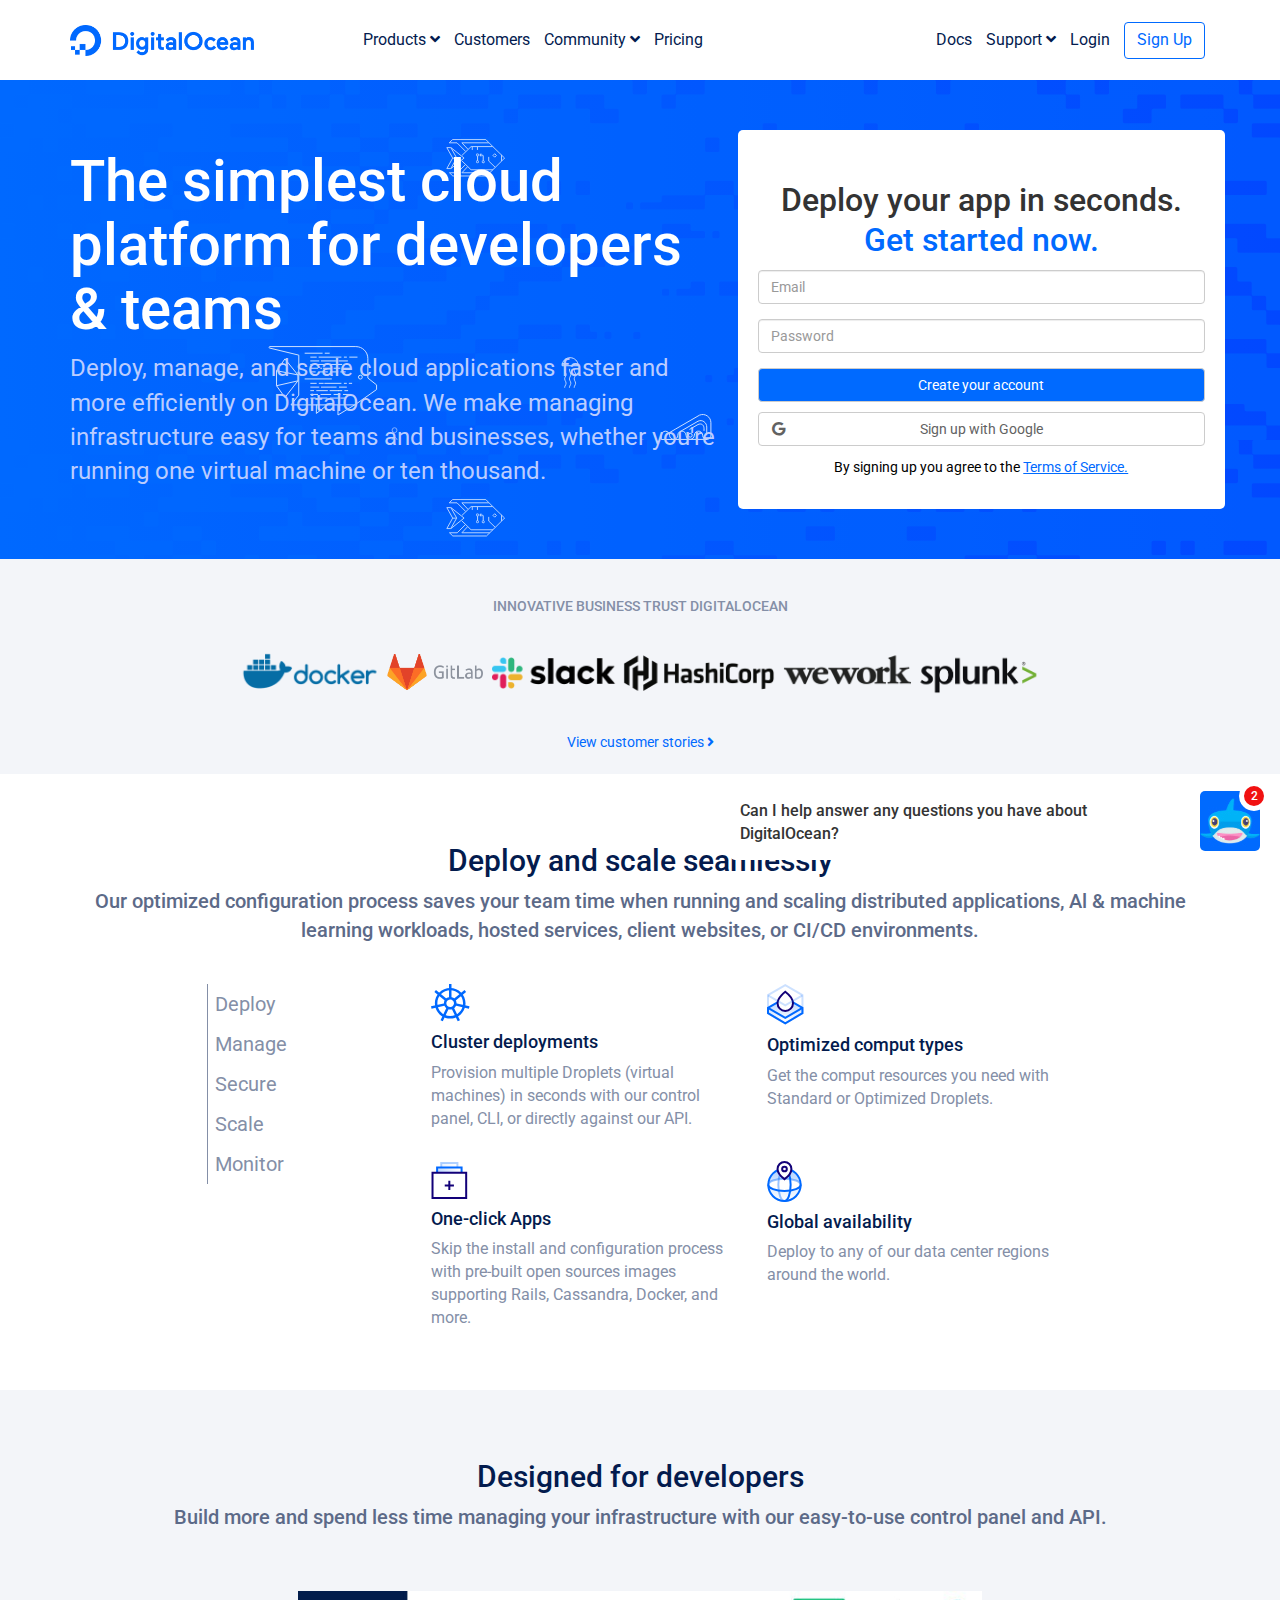
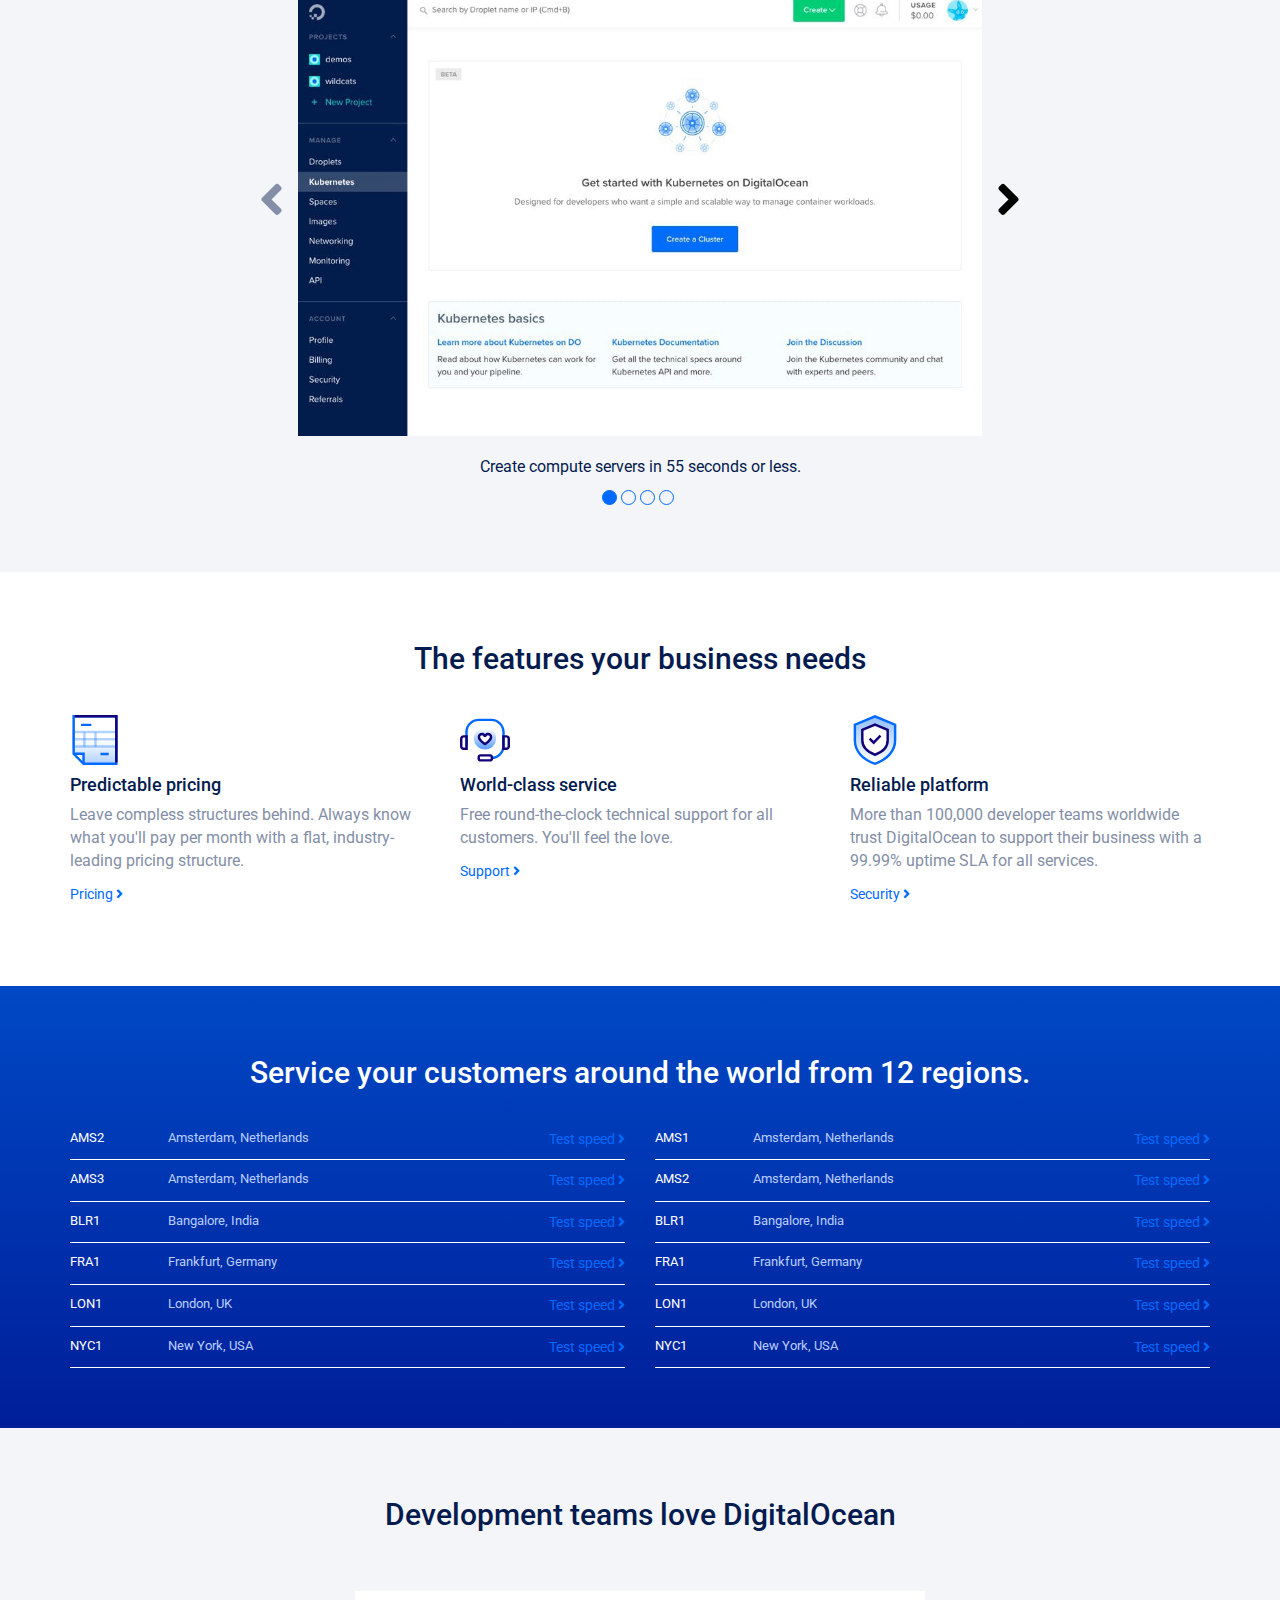
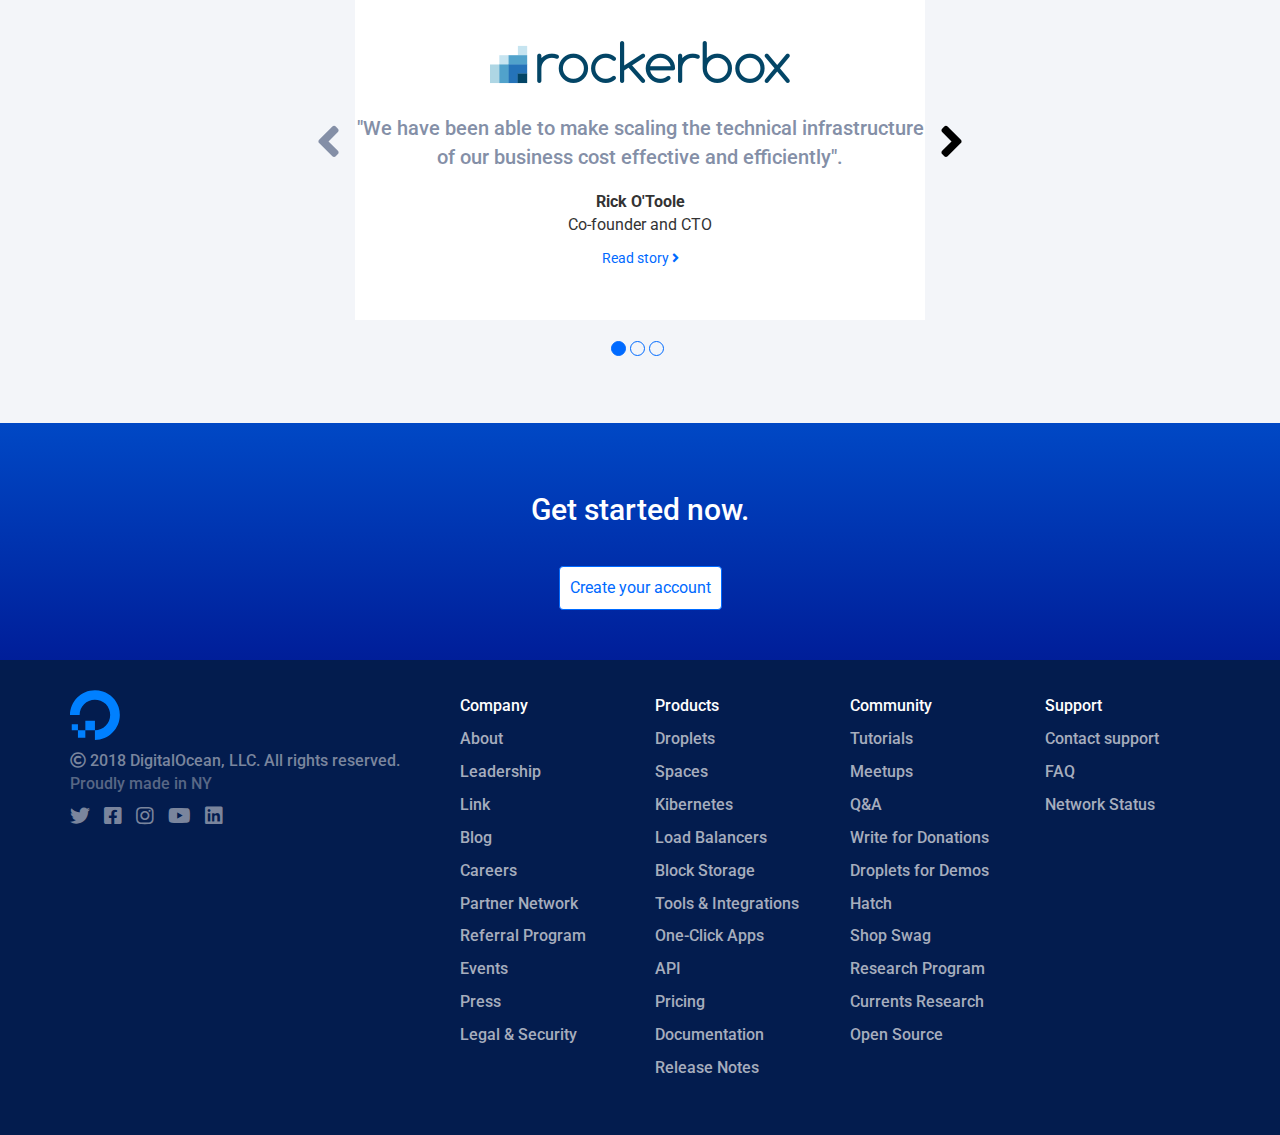
<file: index.html>
<!DOCTYPE html>
<html lang="en" dir="ltr">
  <head>
    <meta charset="utf-8">
    <meta http-equiv="X-UA-Compatible" content="IE=edge">
    <meta name="viewport" content="width=device-width, initial-scale=1.0">
    <!-- Googlefont -->
    <link href="https://fonts.googleapis.com/css2?family=Roboto:wght@300;400;500;700&display=swap" rel="stylesheet">
    <!-- Fontawesome -->
    <link rel="stylesheet" href="https://cdnjs.cloudflare.com/ajax/libs/font-awesome/5.14.0/css/all.min.css">
    <!-- Bootstrap -->
    <link href="css/bootstrap.min.css" rel="stylesheet">
    <link rel="stylesheet" href="css/style.css">
    <title>Digital Ocean</title>
  </head>
  <body>
    <!-- HEADER -->
    <header class="p_relative">
      <!-- header_top -->
      <div class="header_top">
        <div class="container">
          <div class="row line_height">
            <!-- logo -->
            <div class="col-xs-3">
              <img class="logo" src="img/logo.png" alt="Logo Digital Ocean">
            </div>
            <!-- /logo -->
            <!-- menu navbar -->
            <nav class="col-xs-5 visible-md visible-lg main_menu">
              <ul class="list-inline list-unstyled">
                <li>
                  <a href="#">Products <i class="fas fa-angle-down"></i></a>
                </li>
                <li>
                  <a href="#">Customers</a>
                </li>
                <li>
                  <a href="#">Community <i class="fas fa-angle-down"></i></a>
                </li>
                <li>
                  <a href="#">Pricing</a>
                </li>
              </ul>
            </nav>
            <nav class="col-xs-4 visible-md visible-lg menu_sign text-right">
              <ul class="list-inline list-unstyled">
                <li>
                  <a href="#">Docs</a>
                </li>
                <li>
                  <a href="#">Support <i class="fas fa-angle-down"></i></a>
                </li>
                <li>
                  <a href="#">Login</a>
                </li>
                <li>
                  <a id="sign" class="btn btn-default" href="#" role="button">Sign Up</a>
                </li>
              </ul>
            </nav>
            <!-- hamburger -->
            <nav class="col-xs-9 visible-xs visible-sm ham_bars text-right">
              <i class="fas fa-bars"></i>
            </nav>
            <!-- /hamburger -->
            <!-- /menu navbar -->
          </div>
        </div>
      </div>
      <!-- jumbotron -->
      <div class="jumbo">
        <div class="container">
          <div class="row p_top_50 p_bottom_50">
            <div class="col-xs-12 col-sm-7 title">
              <h1 class="font_white">The simplest cloud platform for developers &amp; teams</h1>
              <p class="font_lgblue font_24">Deploy, manage, and scale cloud applications faster and more efficiently on DigitalOcean. We make managing infrastructure easy for teams and businesses, whether you're running one virtual machine or ten thousand.
              </p>
            </div>
            <div class="col-xs-12 col-sm-5 form text-center p_top_30 p_bottom_30 border_radius">
              <h3 class="lh_form">Deploy your app in seconds.<br>
                <span class="font_blue">Get started now.
                </span>
              </h3>
              <form>
                <div class="form-group">
                  <input type="email" class="form-control font_form" id="exampleInputEmail1" placeholder="Email">
                </div>
                <div class="form-group">
                  <input type="password" class="form-control font_form" id="exampleInputPassword1" placeholder="Password">
                </div>
                <button type="submit" class="btn btn-default create">Create your account</button>
                <button type="submit" class="btn btn-default sign p_relative">
                  <i class="fab fa-google"></i>
                  <span class="google">Sign up with Google</span>
                </button>
              </form>
              <small class="text-center">By signing up you agree to the <a href="" class="terms">Terms of Service.</a>
              </small>
            </div>
          </div>
        </div>
      </div>
      <!-- /jumbotron -->
    </header>
    <!-- /HEADER -->
    <!-- MAIN -->
    <main>
      <!-- customer -->
      <section class="customers">
        <div class="container p_top_30 p_bottom_20 text-center">
          <h5 class="text-uppercase font_grey">innovative business trust digitalocean</h5>
            <ul class="business list-unstyled m_top_20 m_bottom_20">
              <li>
                <img src="img/docker.svg" alt="Logo Docker">
              </li>
              <li>
                <img class ="v_align" src="img/gitlab.svg" alt="Logo Gitlab">
              </li>
              <li>
                <img src="img/slack.svg" alt="Logo Slack">
              </li>
              <li>
                <img src="img/hashicorp.svg" alt="Logo Hashicorp">
              </li>
              <li>
                <img src="img/wework.svg" alt="Logo wework">
              </li>
              <li>
                <img src="img/splunk.svg" alt="Logo Splunk">
              </li>
            </ul>
            <a href="" class="angle">View customer stories <i class="fas fa-angle-right"></i></a>
        </div>
      </section>
      <!-- /customer -->
      <!-- deploy -->
      <section class="deploy p_bottom_50">
        <div class="container text-center p_top_50 p_bottom_30">
          <h2 class="font_darkblue font_weight">Deploy and scale seamlessly</h2>
          <p class="font_20 configuration"> Our optimized configuration process saves your team time when running and scaling distributed applications, Al & machine learning workloads, hosted services, client websites, or CI/CD environments.
          </p>
        </div>
          <div class="wrapper_small">
            <div class="container-fluid">
              <div class="row">
                <div class="col-xs-12 col-sm-3">
                  <ul class="list-unstyled">
                    <li><a class="font_grey" href="#">Deploy</a></li>
                    <li><a class="font_grey" href="#">Manage</a></li>
                    <li><a class="font_grey" href="#">Secure</a></li>
                    <li><a class="font_grey" href="#">Scale</a></li>
                    <li><a class="font_grey" href="#">Monitor</a></li>
                  </ul>
                </div>
                <div class="col-xs-12 col-sm-9 cluster">
                  <div class="row m_bottom_20">
                    <div class="col-xs-12 col-sm-6">
                      <img src="img/cluster.svg" alt="Logo Cluster">
                      <h4 class="font_darkblue font_weight">Cluster deployments</h4>
                      <p class="font_grey">Provision multiple Droplets (virtual machines) in seconds with our control panel, CLI, or directly against our API.</p>
                    </div>
                    <div class="col-xs-12 col-sm-6">
                      <img src="img/comput.svg" alt="Logo Comput types">
                      <h4 class="font_darkblue font_weight">Optimized comput types</h4>
                      <p class="font_grey">Get the comput resources you need with Standard or Optimized Droplets.</p>
                    </div>
                  </div>
                  <div class="row">
                    <div class="col-xs-12 col-sm-6">
                      <img src="img/app.svg" alt="Logo App">
                      <h4 class="font_darkblue font_weight">One-click Apps</h4>
                      <p class="font_grey">Skip the install and configuration process with pre-built open sources images supporting Rails, Cassandra, Docker, and more.</p>
                    </div>
                    <div class="col-xs-12 col-sm-6">
                      <img src="img/availability.svg" alt="Logo Availability">
                      <h4 class="font_darkblue font_weight">Global availability</h4>
                      <p class="font_grey">Deploy to any of our data center regions around the world.</p>
                    </div>
                </div>
              </div>
            </div>
          </div>
        </div>
      </section>
      <!-- /deploy -->
      <!-- developers -->
      <section class="developers p_top_50 p_bottom_50">
        <div class="container text-center">
          <h2 class="font_darkblue font_weight">Designed for developers</h2>
          <p class="font_20 configuration">Build more and spend less time managing your infrastructure with our easy-to-use control panel and API.</p>
          <div class="image p_top_50 p_bottom_20">
            <img class="demo" src="img/img_developers.jpg" alt="Immagine Demo">
          </div>
          <div class="circle">
            <p class="font_darkblue">Create compute servers in 55 seconds or less.</p>
            <ul class="list-inline list-unstyled">
              <li><a href="#"></a></li>
              <li><a href="#"></a></li>
              <li><a href="#"></a></li>
              <li><a href="#"></a></li>
            </ul>
          </div>
        </div>
      </section>
      <!-- /developers -->
      <!-- features -->
      <section class="features p_top_50">
        <div class="container ">
          <h2 class="text-center font_darkblue font_weight p_bottom_30">The features your business needs</h2>
          <div class="row">
            <div class="col-xs-12 col-sm-4 pricing">
              <img src="img/prices.svg" alt="Logo Prices">
              <h4 class="font_darkblue">Predictable pricing</h4>
              <p class="font_grey">Leave compless structures behind. Always know what you'll pay per month with a flat, industry-leading pricing structure.</p>
              <a href="" class="angle">Pricing <i class="fas fa-angle-right"></i></a>
            </div>
            <div class="col-xs-12 col-sm-4 pricing">
              <img src="img/world-class.svg" alt="Logo Services">
              <h4 class="font_darkblue">World-class service</h4>
              <p class="font_grey">Free round-the-clock technical support for all customers. You'll feel the love.</p>
              <a href="" class="angle">Support <i class="fas fa-angle-right"></i></a>
            </div>
            <div class="col-xs-12 col-sm-4 pricing">
              <img src="img/reliable.svg" alt="Logo Reliable">
              <h4 class="font_darkblue">Reliable platform</h4>
              <p class="font_grey">More than 100,000 developer teams worldwide trust DigitalOcean to support their business with a 99.99% uptime SLA for all services.</p>
              <a href="" class="angle">Security <i class="fas fa-angle-right"></i></a>
            </div>
          </div>
        </div>
      </section>
      <!-- /features -->
      <!-- world -->
      <section class="world p_top_50 p_bottom_50">
        <div class="container">
          <div class="row">
            <div class="col-xs-12 text-center">
              <h2 class="font_white p_bottom_20">Service your customers around the world from 12 regions.</h2>
            </div>
            <div class="col-xs-12 col-md-6">
              <ul class="list-unstyled">
                <li>
                  <div class="row">
                    <span class="col-xs-2 font_white text-uppercase text-left">ams2</span>
                    <span class="col-xs-6 font_lgblue">Amsterdam, Netherlands</span>
                    <span class="col-xs-4 text-right">
                      <a href="" class="angle">Test speed <i class="fas fa-angle-right"></i></a>
                    </span>
                  </div>
                </li>
                <li class="border">
                  <div class="row">
                    <span class="col-xs-2 font_white text-uppercase text-left">ams3</span>
                    <span class="col-xs-6 font_lgblue">Amsterdam, Netherlands</span>
                    <span class="col-xs-4 text-right">
                      <a href="" class="angle">Test speed <i class="fas fa-angle-right"></i></a>
                    </span>
                  </div>
                </li>
                <li class="border">
                  <div class="row">
                    <span class="col-xs-2 font_white text-uppercase text-left">blr1</span>
                    <span class="col-xs-6 font_lgblue">Bangalore, India</span>
                    <span class="col-xs-4 text-right">
                      <a href="" class="angle">Test speed <i class="fas fa-angle-right"></i></a>
                    </span>
                  </div>
                </li>
                <li>
                  <div class="row">
                    <span class="col-xs-2 font_white text-uppercase text-left">fra1</span>
                    <span class="col-xs-6 font_lgblue">Frankfurt, Germany
                    </span>
                    <span class="col-xs-4 text-right">
                      <a href="" class="angle">Test speed <i class="fas fa-angle-right"></i></a>
                    </span>
                  </div>
                </li>
                <li>
                  <div class="row">
                    <span class="col-xs-2 font_white text-uppercase text-left">lon1</span>
                    <span class="col-xs-6 font_lgblue">London, UK</span>
                    <span class="col-xs-4 text-right">
                      <a href="" class="angle">Test speed <i class="fas fa-angle-right"></i></a>
                    </span>
                  </div>
                </li>
                <li>
                  <div class="row">
                    <span class="col-xs-2 font_white text-uppercase text-left">nyc1</span>
                    <span class="col-xs-6 font_lgblue">New York, USA</span>
                    <span class="col-xs-4 text-right">
                      <a href="" class="angle">Test speed <i class="fas fa-angle-right"></i></a>
                    </span>
                  </div>
                </li>
              </ul>
            </div>
            <div class="col-xs-12 col-md-6 second_row">
              <ul class="list-unstyled">
                <li>
                  <div class="row">
                    <span class="col-xs-2 font_white text-uppercase text-left">ams1</span>
                    <span class="col-xs-6 font_lgblue">Amsterdam, Netherlands</span>
                    <span class="col-xs-4 text-right">
                      <a href="" class="angle">Test speed <i class="fas fa-angle-right"></i></a>
                    </span>
                  </div>
                </li>
                <li>
                  <div class="row">
                    <span class="col-xs-2 font_white text-uppercase text-left">ams2</span>
                    <span class="col-xs-6 font_lgblue">Amsterdam, Netherlands</span>
                    <span class="col-xs-4 text-right">
                      <a href="" class="angle">Test speed <i class="fas fa-angle-right"></i></a>
                    </span>
                  </div>
                </li>
                <li>
                  <div class="row">
                    <span class="col-xs-2 font_white text-uppercase text-left">blr1</span>
                    <span class="col-xs-6 font_lgblue">Bangalore, India</span>
                    <span class="col-xs-4 text-right">
                      <a href="" class="angle">Test speed <i class="fas fa-angle-right"></i></a>
                    </span>
                  </div>
                </li>
                <li>
                  <div class="row">
                    <span class="col-xs-2 font_white text-uppercase text-left">fra1</span>
                    <span class="col-xs-6 font_lgblue">Frankfurt, Germany
                    </span>
                    <span class="col-xs-4 text-right">
                      <a href="" class="angle">Test speed <i class="fas fa-angle-right"></i></a>
                    </span>
                  </div>
                </li>
                <li>
                  <div class="row">
                    <span class="col-xs-2 font_white text-uppercase text-left">Lon1</span>
                    <span class="col-xs-6 font_lgblue">London, UK</span>
                    <span class="col-xs-4 text-right">
                      <a href="" class="angle">Test speed <i class="fas fa-angle-right"></i></a>
                    </span>
                  </div>
                </li>
                <li>
                  <div class="row">
                    <span class="col-xs-2 font_white text-uppercase text-left">nyc1</span>
                    <span class="col-xs-6 font_lgblue">New York, USA</span>
                    <span class="col-xs-4 text-right">
                      <a href="" class="angle">Test speed <i class="fas fa-angle-right"></i></a>
                    </span>
                  </div>
                </li>
              </ul>
            </div>
          </div>
        </div>
      </section>
      <!-- /world -->
      <!-- love -->
      <section class="love p_top_50 p_bottom_50">
        <div class="container">
          <div class="row">
            <div class="col-xs-12 text-center">
              <h2 class="font_darkblue font_weight">Development teams love DigitalOcean</h2>
              <div class="image p_top_50 p_bottom_20">
                <div class="rockerbox p_top_50 p_bottom_50">
                  <img src="img/rockerbox.png" alt="Logo rockerbox">
                  <p class="font_grey p_top_30 m_bottom_20 font_weight font_20">"We have been able to make scaling the technical infrastructure of our business cost effective and efficiently".</p>
                  <strong>Rick O'Toole</strong>
                  <p>Co-founder and CTO</p>
                  <a href="" class="angle">Read story <i class="fas fa-angle-right"></i></a>
                </div>
              </div>
              <div class="circle circle_three">
                <ul class="list-inline list-unstyled">
                  <li></li>
                  <li></li>
                  <li></li>
                </ul>
              </div>
            </div>
          </div>
        </div>
      </section>
      <!-- /love -->
      <!-- start -->
      <section class="start text-center p_top_50 p_bottom_50">
        <h2 class="font_white p_bottom_30">Get started now.</h2>
        <a class="btn btn-default account" href="#" role="button">Create your account</a>
      </section>
      <!-- / start -->
    </main>
    <!-- /MAIN -->

    <!-- FOOTER -->
    <footer class="p_top_30 p_bottom_30 p_relative font_weight">
      <div class="container">
        <div class="row">
          <!-- copyright -->
          <div class="col-xs-12 col-md-4 copy">
            <img src="img/logo_compress.svg" alt="Logo DigitaOcean small">
            <p class="copy_2018"><i class="far fa-copyright"></i> 2018 DigitalOcean, LLC. All rights reserved.
            </p>
            <p class="ny">Proudly made in NY</p>
            <ul class="social list-inline list-unstyled m_bottom_20">
              <li><a href="#"><i class="fab fa-twitter"></i></a></li>
              <li><a href="#"><i class="fab fa-facebook-square"></i></a></li>
              <li><a href="#"><i class="fab fa-instagram"></i></a></li>
              <li><a href="#"><i class="fab fa-youtube"></i></a></li>
              <li><a href="#"><i class="fab fa-linkedin"></i></a></li>
            </ul>
          </div>
          <!-- /copyright -->
          <!-- menu footer -->
          <div class="col-xs-12 col-md-8 big_menu">
            <div class="row">
              <div class="col-xs-12 col-sm-6 col-md-3">
                <ul class="company list-unstyled m_bottom_20">
                  <li class="font_white">Company</li>
                  <li><a href="#">About</a></li>
                  <li><a href="#">Leadership</a></li>
                  <li><a href="#">Link</a></li>
                  <li><a href="#">Blog</a></li>
                  <li><a href="#">Careers</a></li>
                  <li><a href="#">Partner Network</a></li>
                  <li><a href="#">Referral Program</a></li>
                  <li><a href="#">Events</a></li>
                  <li><a href="#">Press</a></li>
                  <li><a href="#">Legal & Security</a></li>
                </ul>
              </div>
              <div class="col-xs-12 col-sm-6 col-md-3 company">
                <ul class="company list-unstyled m_bottom_20">
                  <li class="font_white">Products</li>
                  <li><a href="#">Droplets</a></li>
                  <li><a href="#">Spaces</a></li>
                  <li><a href="#">Kibernetes</a></li>
                  <li><a href="#">Load Balancers</a></li>
                  <li><a href="#">Block Storage</a></li>
                  <li><a href="#">Tools & Integrations</a></li>
                  <li><a href="#">One-Click Apps</a></li>
                  <li><a href="#">API</a></li>
                  <li><a href="#">Pricing</a></li>
                  <li><a href="#">Documentation</a></li>
                  <li><a href="#">Release Notes</a></li>
                </ul>
              </div>
              <div class="col-xs-12 col-sm-6 col-md-3 company">
                <ul class="company list-unstyled m_bottom_20">
                  <li class="font_white">Community</li>
                  <li><a href="#">Tutorials</a></li>
                  <li><a href="#">Meetups</a></li>
                  <li><a href="#">Q&A</a></li>
                  <li><a href="#">Write for Donations</a></li>
                  <li><a href="#">Droplets for Demos</a></li>
                  <li><a href="#">Hatch</a></li>
                  <li><a href="#">Shop Swag</a></li>
                  <li><a href="#">Research Program</a></li>
                  <li><a href="#">Currents Research</a></li>
                  <li><a href="#">Open Source</a></li>
                </ul>
              </div>
              <div class="col-xs-12 col-sm-6 col-md-3 company">
                <ul class="company list-unstyled">
                  <li class="font_white">Support</li>
                  <li><a href="#">Contact support</a></li>
                  <li><a href="#">FAQ</a></li>
                  <li><a href="#">Network Status</a></li>
                </ul>
              </div>
            </div>
          </div>
          <!-- /menu footer -->
        </div>
      </div>
      <div class="chatbot">
        <div class="box_shark p_relative">
          <img class="shark" src="img/shark_footer.jpg" alt="Logo Chatbot">
          <p class="notifiche text-center">2</p>
        </div>
        <div class="q_a p_relative">
          <p class="question">Can I help answer any questions you have about DigitalOcean?</p>
          <div class="arrow"></div>
        </div>
      </div>
    </footer>
    <!-- /FOOTER -->
  </body>
</html>
</file>
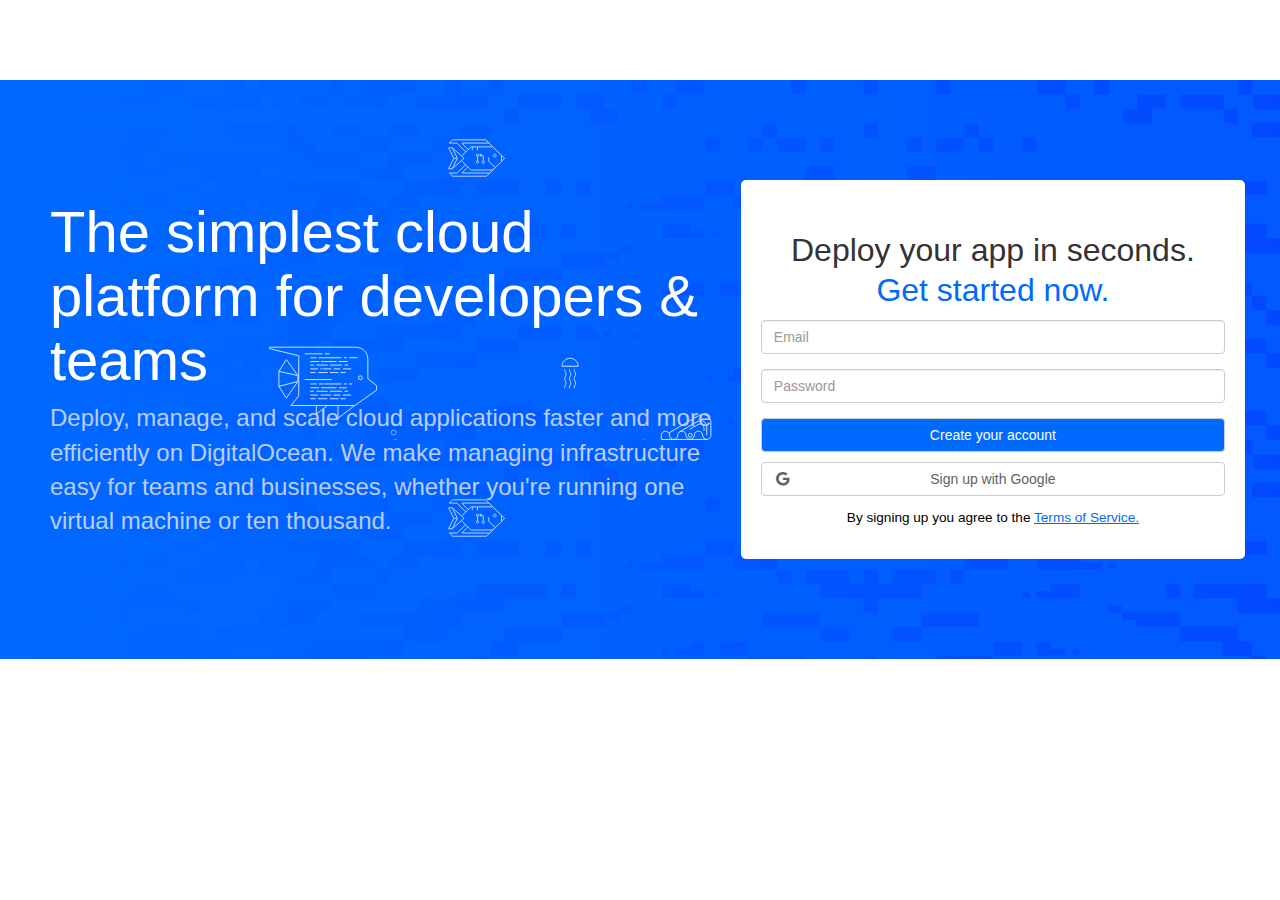
<file: test.html>
<!DOCTYPE html>
<html lang="en" dir="ltr">
  <head>
    <meta charset="utf-8">
    <meta http-equiv="X-UA-Compatible" content="IE=edge">
    <meta name="viewport" content="width=device-width, initial-scale=1.0">
    <link href="css/bootstrap.min.css" rel="stylesheet">
    <link rel="stylesheet" href="css/style.css">
    <link rel="stylesheet" href="css/test.css">
    <!-- Fontawesome -->
    <link rel="stylesheet" href="https://cdnjs.cloudflare.com/ajax/libs/font-awesome/5.14.0/css/all.min.css">
    <title></title>
  </head>
  <body>
    <div class="jumbo container-fluid">
        <div class="row p_top_50 p_bottom_50">
          <div class="col-xs-12 col-sm-7 title">
            <h1 class="font_white">The simplest cloud platform for developers &amp; teams</h1>
            <p class="font_lgblue font_24">Deploy, manage, and scale cloud applications faster and more efficiently on DigitalOcean. We make managing infrastructure easy for teams and businesses, whether you're running one virtual machine or ten thousand.
            </p>
          </div>
          <div class="col-xs-12 col-sm-5 form text-center p_top_30 p_bottom_30 border_radius">
            <h3 class="lh_form">Deploy your app in seconds.<br>
              <span class="font_blue">Get started now.
              </span>
            </h3>
            <form>
              <div class="form-group">
                <input type="email" class="form-control font_form" id="exampleInputEmail1" placeholder="Email">
              </div>
              <div class="form-group">
                <input type="password" class="form-control font_form" id="exampleInputPassword1" placeholder="Password">
              </div>
              <button type="submit" class="btn btn-default create">Create your account</button>
              <button type="submit" class="btn btn-default sign p_relative">
                <i class="fab fa-google"></i>
                <span class="google">Sign up with Google</span>
              </button>
            </form>
            <small class="text-center">By signing up you agree to the <a href="" class="terms">Terms of Service.</a>
            </small>
          </div>
        </div>
      </div>
    </div>
  </header>
  </body>
</html>
</file>
<file: css/style.css>
/*MIX*/
body {
  font-family: 'Roboto', sans-serif;
  font-size: 16px;
}
.border_radius {
  border-radius: 5px;
}
.font_bold {
  font-weight:bold;
}
.font_weight {
  font-weight: 500;
}
.font_white {
  color:#fff;
}
.font_grey {
  color:#848FA7;
}
.font_darkblue {
  color:#031b4e;
}
.font_lgblue {
  color:#BBCDFF;
}
.font_blue {
  color: #006AFF;
}
.font_24 {
  font-size: 24px;
}
.font_20 {
  font-size: 20px;
}
h1 {
  font-size: 58px;
}
h3 {
  font-size: 32px;
}
.line_height {
  line-height: 80px;
}
.p_top_50 {
  padding-top: 50px;
}
.p_bottom_50 {
  padding-bottom: 50px;
}
.p_top_30 {
  padding-top: 30px;
}
.p_bottom_30 {
  padding-bottom: 30px;
}
.p_top_20 {
  padding-top: 20px;
}
.p_bottom_20 {
  padding-bottom: 20px;
}
.m_top_20 {
  margin-top:20px;
}
.m_bottom_20 {
  margin-bottom:20px;
}
.p_relative {
  position: relative;
}

/* /MIX*/

/* HEADER */
.header_top {
  height: 80px;
  width:100%;
  position: fixed;
  top: 0;
  left: 0;
  z-index: 1;
  background-color: #fff;
}
.logo {
  width: 70%;
  height: auto;
}
.header_top a {
  color: #031b4f;
}
.header_top a:hover {
  color: #006AFF;
  text-decoration: none;
}
#sign {
  color: #006AFF;
  border-color: #006AFF;
  font-size: 16px;
}
#sign:hover {
  background-color: #006AFF;
  color: #fff;
}
.fa-bars {
  color: #006AFF;
}
/* jumbotron */
.jumbo {
  margin-top: 80px;
  background-image: url(../img/jumbotron.svg);
}
.title {
  opacity: 1;
}
.font_form {
  color: #757575;
}
.form {
  background-color: #fff;
  padding-left: 20px;
  padding-right: 20px;
}
.form-control:focus {
  border-color: #006AFF;
  box-shadow: none;
}
.create {
  width: 100%;
  background-color: #006AFF;
  color: #fff;
}
.create:hover {
  background-color: #006AFF;
  color: #fff;
}
.sign {
  width: 100%;
  color: #626262;
  margin: 10px 0;
}
.sign:hover {
  background-color: #fff;
  color: #626262
}
.fa-google {
  position: absolute;
  top: 50%;
  left: 3%;
  transform: translateY(-50%);
}

.lh_form {
  line-height: 40px;
}
small {
  color: #000;
}
.terms {
  text-decoration: underline;
  color: #006AFF;
}
/* /HEADER */

/* MAIN */
/*customer*/
.customers {
  background-color: #F3F5F9;
}
.angle {
  text-decoration: none;
  color: #006AFF;
  font-size: 14px;
}
.business li {
  display: inline-block;
  width: calc(100% / 6) -10px;
}
.business li img {
  vertical-align: middle;
}
/* /customers*/
/*deploy*/
.configuration {
  color: #5C6A88;
  font-weight: 500;
}
.deploy ul {
  line-height: 40px;
  border-left: 1px solid #848FA7;
  font-size: 20px;
  padding-left: 7px;
}
.wrapper_small {
  max-width:70%;
  margin:auto;
}
/* /deploy*/

/* developers*/
.developers {
  background-color: #F3F5F9;
}
.demo {
  max-width: 60%;
  margin: auto;
}
.image::before, .image::after{
  font-family: "Font Awesome 5 Free";
  content:"\f104";
  font-size: 50px;
  font-weight:900;
  color: #848FA7;
  display: inline-block;
  margin: 10px;
}
.image::after {
  font-family: "Font Awesome 5 Free";
  content:"\f105";
  color: #000;
}
.image::before:hover {
  color: #000;
}
.circle li{
  width: 15px;
  height: 15px;
  border: 1px solid #006AFF;
  border-radius: 50%;
}
.circle li:first-child {
  background-color: #006AFF;
}
/* /developers*/
/* features*/
.features {
  padding-bottom: 80px;
}
.pricing img {
  width: 50px;
}
/* /features*/
/* world */
.world, .start {
  background-image: linear-gradient(#0048C5, #001E99);
}
.world li {
  border-bottom: 1px solid #fff;
  padding: 10px 0;
}
.world li span {
  font-size: 13px;
}
/* /world */

/* love*/
.love {
  background-color: #F3F5F9;
}
.rockerbox {
  background-color: #fff;
  width: 50%;
  margin:auto;
  display: inline-block;
  vertical-align: middle;
}
/* /love*/
/* get_started */
.account {
  color: #006AFF;
  border-color: #006AFF;
  font-size: 16px;
  padding: 10px;
}
.account:hover {
  background-color: #006AFF;
  color: #fff;
}
/* /get_started */
/* /MAIN*/

/* FOOTER*/
footer {
  background-color: #031C4E;
}
.copy img{
  padding-bottom: 10px;
}
.social a, .copy_2018 {
  color: #7A859D;
}
.social i {
  font-size: 20px;
}
.copy_2018 {
  margin-bottom: 0;
}
.ny {
  color: #586785;
}
.company li {
  padding: 5px 0;
}
.company li a{
  color: #A6ADBD
}
.chatbot {
  position:fixed;
  bottom: 30px;
  right: 20px;
}
.box_shark {
  float: right;
}
.q_a {
  float: right;
}
.shark {
  border-radius: 5px;
  vertical-align: text-top;
}
.notifiche {
  color: #fff;
  background-color: #f11111;
  border: 5px solid #fff;
  border-radius: 50%;
  position: absolute;
  top: -15%;
  right: -15%;
  font-size: 12px;
  width: 30px;
  height: 30px;
  line-height: 20px;
}
.question {
  height: 70px;
  width: 95%;
  border-radius: 5px;
  background-color: #fff;
  padding: 10px;
}

.arrow {
  width: 0;
  height: 0;
  border-top: 10px solid transparent;
  border-bottom: 10px solid transparent;
  border-left: 10px solid #fff;
  position: absolute;
  top:50%;
  left: 95%;
  transform: translateY(-50%);
  margin-bottom: 20px
}

/* /FOOTER*/

/*RESPONSIVE*/
@media screen and (max-width:768px) {
  .jumbo {
    padding: 30px;
    padding-right: 30;
  }
  .image::before, .image::after {
    display: none;
  }
  .pricing {
    padding-top: 15px;
  }
  .wrapper_small {
    max-width: 1170px;
    margin: auto;
  }
  .cluster {
    margin-top: 15px;
  }
  .business li {
    width: 49%;
  }
  .rockerbox img {
    max-width: 100%;
  }
}
@media screen and (min-width:769px) and (max-width:992px) {
  .business img {
    max-width:100%;
  }
}
@media screen and (max-width:992px) {
  .logo {
    width: 100%;
  }
  h1 {
    font-size: 42px;
  }
  .circle p {
    margin-bottom: 50px;
  }
  .second_row {
    padding-top: 20px;
  }
  .circle_three {
    padding-top: 20px;
  }
  .chatbot {
    position: fixed;
    bottom: 100px;
    left: 20px;
  }
  .box_shark {
    position: absolute;
    top:0;
    left:0;
  }
  .q_a {
    position:absolute;
    bottom: 0;
    left: 0;
    margin-bottom: 10px;
  }
  .arrow {
    width: 0;
    height: 0;
    border-left: 10px solid transparent;
    border-right: 10px solid transparent;
    border-top: 10px solid #fff;
    position: absolute;
    top:100%;
    left: 5%;
    margin-bottom: 20px
}
/* /RESPONSIVE*/
</file>
<file: css/test.css>
.jumbo {
  padding: 50px;
}
</file>
